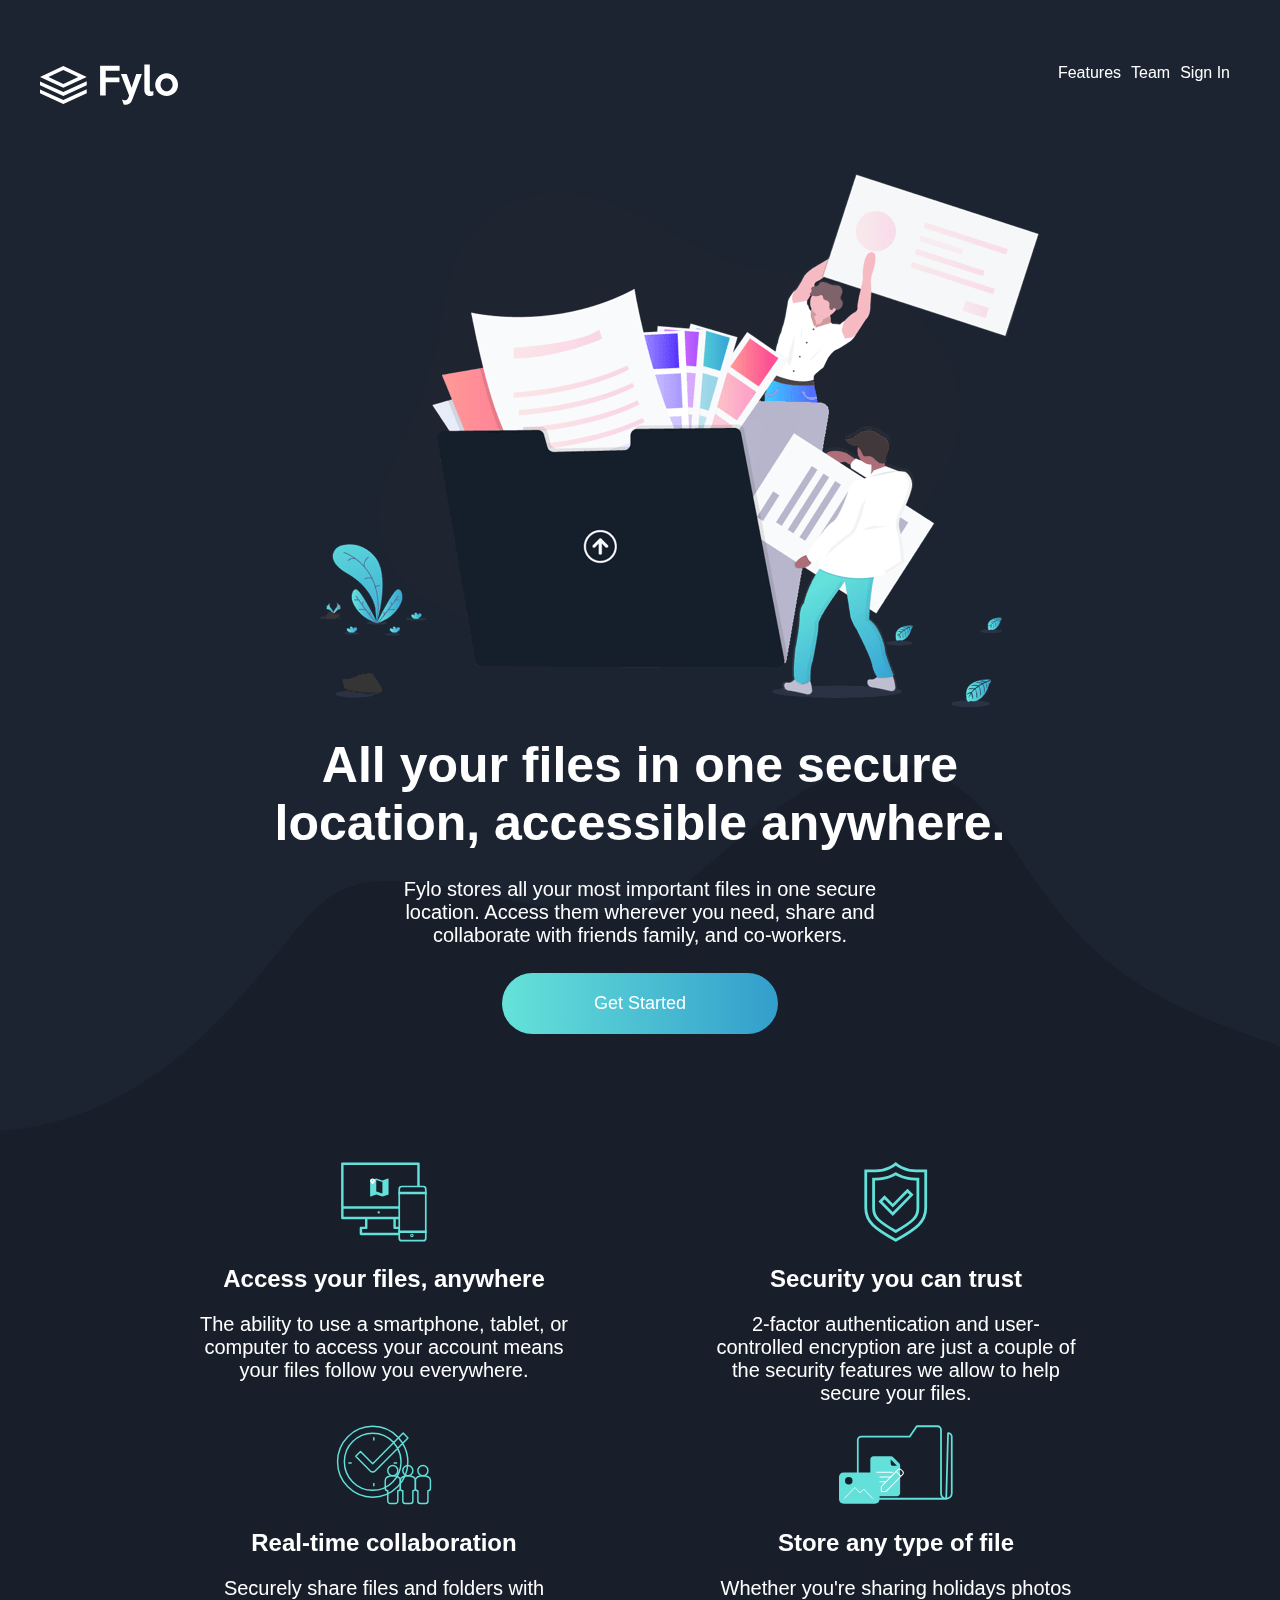
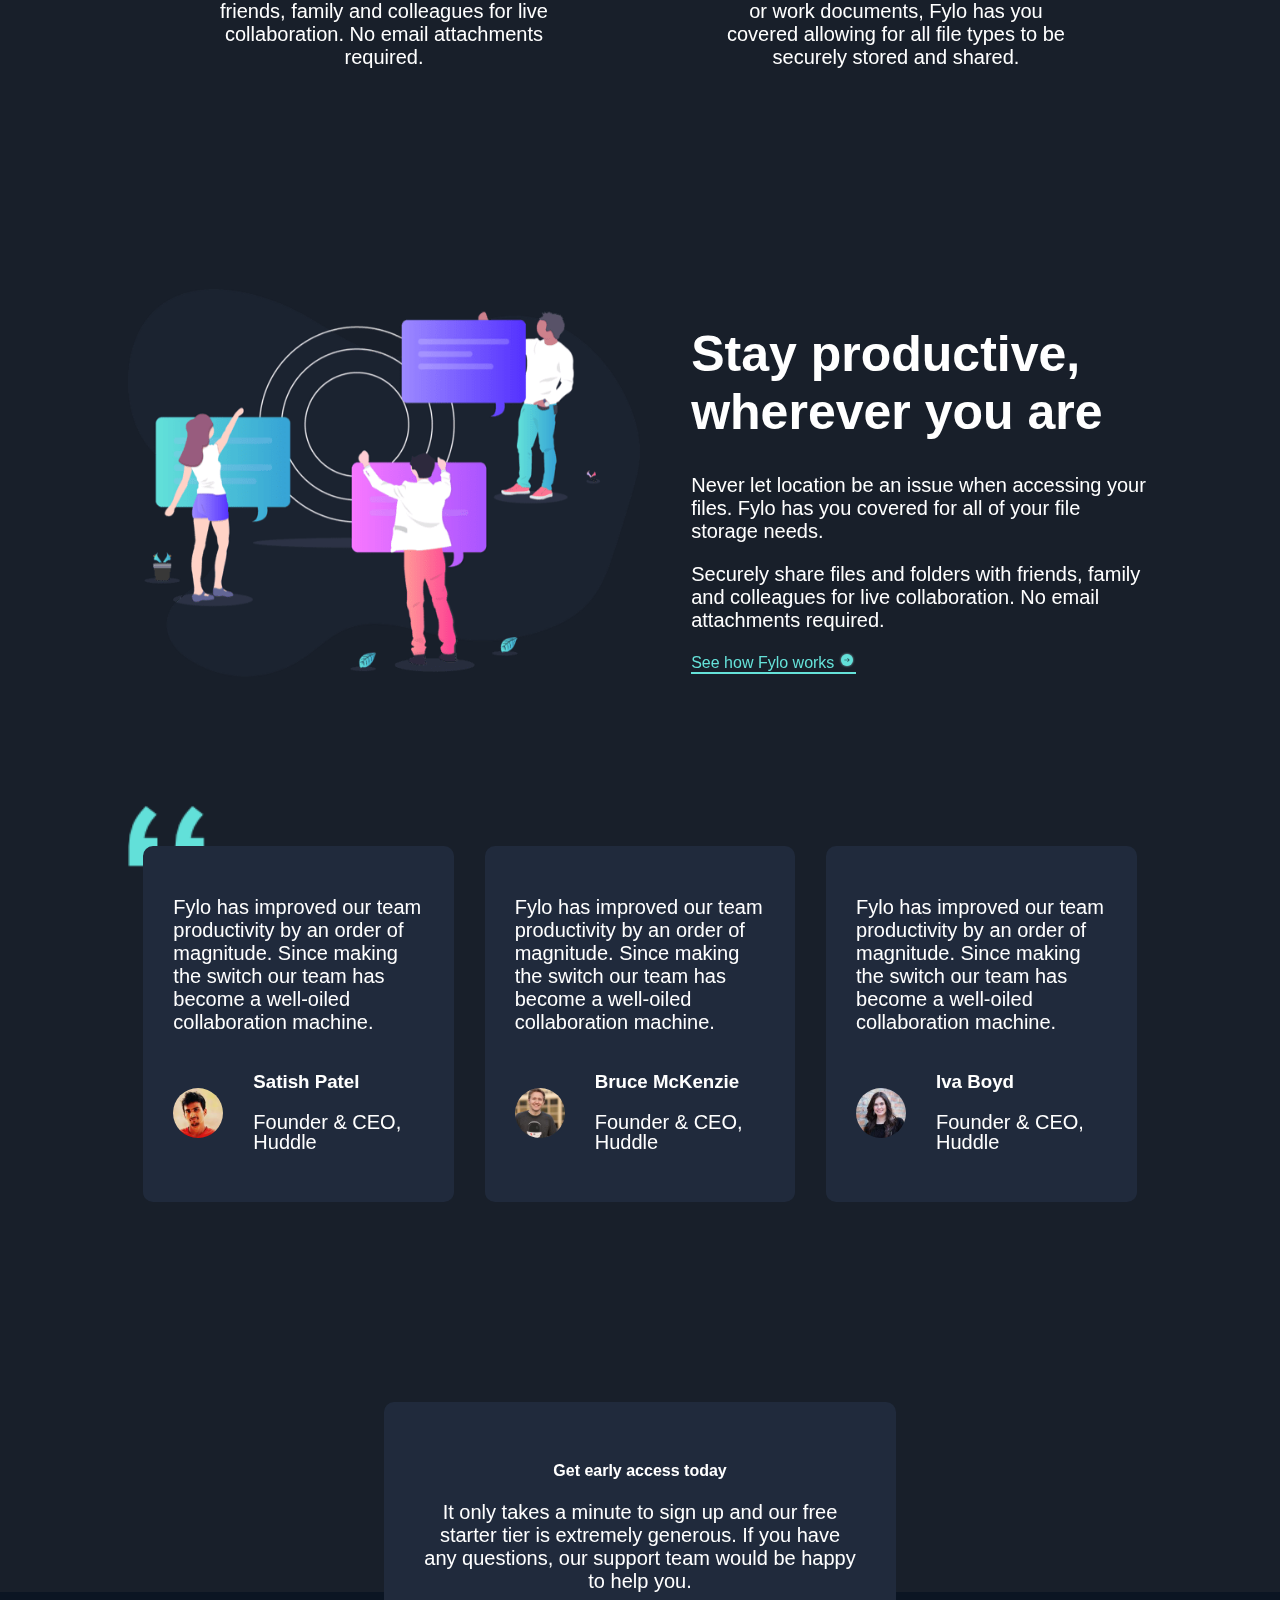
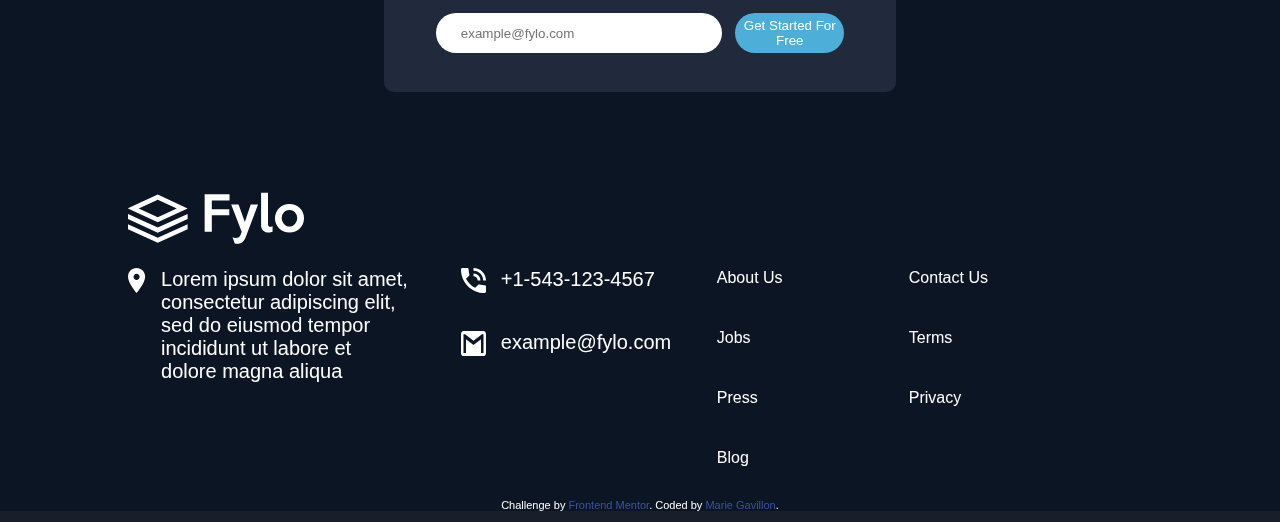
<file: index.html>
<!DOCTYPE html>
<html lang="en">
<head>
  <meta charset="UTF-8">
  <meta name="viewport" content="width=device-width, initial-scale=1.0"> <!-- displays site properly based on user's device -->
  <title>Frontend Mentor | Fylo landing page with dark theme and features grid</title>

  <link rel="icon" type="image/png" sizes="32x32" href="./images/favicon-32x32.png">
  <link href="https://fonts.googleapis.com/css2?family=Public+Sans:wght@400;700&display=swap" rel="stylesheet">
  <link href="https://fonts.googleapis.com/css2?family=Raleway:wght@400;700&display=swap" rel="stylesheet">
  <link rel="stylesheet" href="./main.css">  
  <style>
    .attribution { font-size: 11px; text-align: center; }
    .attribution a { color: hsl(228, 45%, 44%); }
  </style>
</head>
<body>
  <header>
      <a href="">
        <img class= "first-logo" src = "./images/logo.svg" alt="">
      </a>
    <nav>
        <a href="">Features</a>
        <a href="">Team</a>
        <a href="">Sign In</a>
    </nav>

  </header>
  <main>
    <div class="box-intro">
        <img src = "images/illustration-intro.png" alt="">

        <h1>All your files in one secure location, accessible anywhere.</h1>
        <p>
          Fylo stores all your most important files in one secure location. Access them wherever 
          you need, share and collaborate with friends family, and co-workers.
        </p>
        <button>Get Started</button>
    </div>

    <div class="box-grid">
      <div class="item">
        <img src="./images/icon-access-anywhere.svg" alt="">
        <h2>Access your files, anywhere</h2>
        <p>
          The ability to use a smartphone, tablet, or computer to access your account means your 
          files follow you everywhere.
        </p>
      </div>
      <div class="item">
        <img src="./images/icon-security.svg" alt="">
        <h2>Security you can trust</h2>
        <p>
          2-factor authentication and user-controlled encryption are just a couple of the security 
          features we allow to help secure your files.
        </p>
      </div>
      <div class="item">
        <img src="./images/icon-collaboration.svg" alt="">
        <h2>Real-time collaboration</h2>
        <p>
          Securely share files and folders with friends, family and colleagues for live collaboration. 
          No email attachments required.
        </p>
      </div>
      <div class="item">
        <img src="./images/icon-any-file.svg" alt="">
        <h2>
          Store any type of file
        </h2>
        <p>
          Whether you're sharing holidays photos or work documents, Fylo has you covered allowing for all 
          file types to be securely stored and shared.
        </p>
      </div>
    </div>

    <div class="box-productive">
        <img src="images/illustration-stay-productive.png" alt ="">
        <div class="text">
            <h1>
              Stay productive, wherever you are
            </h1>
            <p>
              Never let location be an issue when accessing your files. Fylo has you covered for all of your file 
              storage needs.
            </p>
            <p>
              Securely share files and folders with friends, family and colleagues for live collaboration. No email 
              attachments required.
            </p>
            <a href="">See how Fylo works
              <img src="./images/icon-arrow.svg" alt ="">
            </a>
            <span></span>
        </div>
    </div>
    <div class="quote-logo">
      <img src="images/bg-quotes.png" alt ="">
    </div>

    <div class="box-post">
      <div class="posts">
          <p>
            Fylo has improved our team productivity by an order of magnitude. Since making the switch our team has 
            become a well-oiled collaboration machine.
          </p>
          <div class="profile">
            <img src="images/profile-1.jpg" alt ="">
            <div class="profile-text">
              <h3>
                Satish Patel
              </h3>
              <p>
                Founder & CEO, Huddle
              </p>
            </div>
          </div>
      </div>

      <div class="posts">
        <p>
          Fylo has improved our team productivity by an order of magnitude. Since making the switch our team has 
          become a well-oiled collaboration machine.
        </p>
        <div class="profile">
          <img src="images/profile-2.jpg" alt ="">
          <div class="profile-text">
            <h3>
              Bruce McKenzie
            </h3>
            <p>
              Founder & CEO, Huddle
            </p>
          </div>
        </div>
      </div>

      <div class="posts">
        <p>
          Fylo has improved our team productivity by an order of magnitude. Since making the switch our team has 
          become a well-oiled collaboration machine.
        </p>
        <div class="profile">
          <img src="images/profile-3.jpg" alt ="">
          <div class="profile-text">
            <h3>
              Iva Boyd
            </h3>
            <p>
              Founder & CEO, Huddle
            </p>
          </div>
        </div>
      </div>
    </div>

    <div class="box-subscribe">
      <h4>
        Get early access today
      </h4>
      <p>
        It only takes a minute to sign up and our free starter tier is extremely generous. If you have any 
        questions, our support team would be happy to help you.
      </p>
      <form>
        <input
          type="email"
          name="label element"
          id="form"
          placeholder="example@fylo.com"
        />
        <button>Get Started For Free</button>
      </form>
    </div>
  </main>
  <footer>
    <div class="footer-box">
      <img class = "footer-logo" src="./images/logo.svg" alt ="">
      <div class="footer-content">
        <div class="first-footer">
          <img src="images/icon-location.svg" alt="">
          <p>
            Lorem ipsum dolor sit amet, consectetur adipiscing elit, sed do eiusmod tempor incididunt ut labore et 
            dolore magna aliqua
          </p>
        </div>
        <div class="contact">
          <div class="icon-text">
            <img src="images/icon-phone.svg" alt="">
            <p>
              +1-543-123-4567
            </p>
          </div>
          <div class="icon-text">
            <img src="images/icon-email.svg" alt="">
            <p>
              example@fylo.com
            </p>
          </div>
        </div>
        <div class="list-link">
          <ul>
            <li><a>About Us</a></li>
            <li><a>Jobs</a></li>
            <li><a>Press</a></li>
            <li><a>Blog</a></li>
          </ul>
        </div>
        <div class="list-link">
          <ul>
            <li><a>Contact Us</a></li>
            <li><a>Terms</a></li>
            <li><a>Privacy</a></li>
          </ul>
        </div>
        <div class="social-media">
          
        </div>
      </div>
      <p class="attribution">
        Challenge by <a href="https://www.frontendmentor.io?ref=challenge" target="_blank">Frontend Mentor</a>. 
        Coded by <a href="#">Marie Gavillon</a>.
      </p>
    </div>

  </footer>
  <script src ="./js/script.js"></script>
</body>
</html>
</file>
<file: main.css>
@import "./_globals.css";

h1{
    font-size: 50px;
}

p{
    font-size: 20px;
}

body{
    background-color: hsl(218, 28%, 13%);
}

header{
    background-color: hsl(217, 28%, 15%);
    display: flex;
    justify-content: space-between;
    padding: 5% 40px 5% 40px;
    box-sizing: border-box;
}

.first-logo {
    width: 90%;
    display: inline-block;
    overflow: hidden;
}

nav{
    display: flex;
    text-align: right;
    width: 100%;
    justify-content: flex-end;
}

nav a{
    display: block;
    width: auto;
    margin: 0 10px 0 0;
}

.box-intro{
    background-color: hsl(217, 28%, 15%);
    background-image: url("./images/bg-curvy-desktop.svg");
    background-repeat: no-repeat;
    background-size: contain;
    background-position: bottom;
    padding: 0 0 10% 0;
    text-align: center;
}

.box-intro p{
    margin: 0 30% 2% 30%;
}

.box-intro img{
    margin: 0% 25% 2% 25%;
    width: auto;
    height: auto;
}

.box-intro h1{
    margin: 0% 20% 2% 20%;

}

button {
    display: inline-block;
    border: none;
    border-radius: 32px;
    color: #FFF;
    cursor: pointer;    
}

.box-intro button{
    padding: 20px 92px;
    background: linear-gradient(90deg, rgb(101, 226, 217) 0%, rgb(51, 158, 204) 100%);
    font-size: 18px;
}

.box-grid{
    display: flex;
    flex-direction: row;
    align-items: top;
    text-align: center;
    flex-wrap: wrap;
    margin: 0 10% 0 10%;

}

.box-grid img{
    height: 80px;
    width: auto;
}

.item{
    width: 36%;
    padding: 0% 7% 0 7%;
}

.box-productive{
    display: flex;
    padding: 200px 10% 0 10%;
    align-items: center;
}

.box-productive > *{
    width: 50%;
}
.text{
    margin: 0 0 0 5%;
}

.box-productive a{
    color: hsl(176, 68%, 64%);
}

.box-productive span{
    display: block;
    width : 165px;
    height: 2px;
    background-color:hsl(176, 68%, 64%);
}


.box-post{
    margin: 0 10% 200px 10%;
    display: flex;
    flex-direction: row;
}

.quote-logo img{
    width: 6%;
    height: auto;
    margin: 10% 5% -2% 10%;
}

.posts{
    box-sizing: border-box;
    box-shadow: hsl(218, 28%, 13%);
    margin: 0 1.5%;
    background-color: hsl(219, 30%, 18%);
    width: 33%;  
    border: 30px solid hsl(219, 30%, 18%);
    border-radius: 10px;
}

.profile{
    align-items: center;
    display: flex;
}

.profile img{
    border-radius: 50%;
    width: 50px;
    height: 50px;
}

.profile-text{
    margin: 0 0 0 30px;
    line-height: 20px;

}

.box-subscribe{
    display: inline-block;
    z-index: 2;  
    margin: 0 30% 0 30%;
    padding: 3%;
    background-color: hsl(219, 30%, 18%);
    text-align: center;
    border-radius: 10px;
}

form{
    display: flex;
    justify-content: space-evenly;
}

form input{
    border: none;
    width: 60%;
    height: 40px;
    border-radius: 32px;
    padding: 0 0 0 25px;
}

form button{
    width: 25%;
    height: 40px;
    mix-blend-mode: screen;
    background: rgb(101, 226, 217);
    background: rgb(51, 158, 204);
    border-radius: 32px;
}

.footer-box{
    z-index: -1;
    background-color: hsl(216, 53%, 9%);
    margin: -100px 0 0 0;
}

.footer-logo{
    margin: 200px 10% 0 10%;
}

.footer-content{
    display: flex;
    flex-direction:row;
    margin: 0 10% 0 10%;
}

.footer-content img{
    display: block;
    width: 25px;
    height: 25px;
    margin: 20px 15px 0 0;
}

.footer-content > *{
    margin: 0 5% 0 0;
}

.first-footer{
    display: flex;
    width: 30%;
    align-self: flex-start;
    justify-content: flex-start;

}

.contact{
    width: 20%;
}

.icon-text{
    display: flex;
}

.list-link{
    line-height: 60px;
    width: 15%;
}

@media screen and (max-width: 1000px) {
    
    main > .box-intro,.box-grid,.box-productive{
        flex-direction: column;
        padding: 0 10% 0 10%;
        margin:0;
    }
    .box-post{
        flex-direction: column;
        padding: 0 15% 0 15%;
        margin:0;
    }

    .box-subscribe{
        flex-direction: column;
        padding: 5%;
        margin: 0 10% 0 10%;
    }

    main > :not(.quote-logo) > :not(button){
        width: 100%;
        height:auto;
        padding: 0;
        margin: 0 0 15% 0;
    }

    .box-intro button {
        margin: 0 0 15% 0;
    }

    .quote-logo img{
        width: 7%;
        margin: 10% 5% -3% 13%;
    }

    form input {
        padding: 0 0 0 5%;
        margin: 0 3% 3% 0;
        width: 85%;
    }

    form button{
        padding: 0;
        margin: 0 0 3% 0;
        width: 90%;
    }

    .footer-content{
        flex-direction: column;
        flex-wrap: wrap;
        margin: 0 10% 10% 10%;
        padding:0;
    
    }
    .footer-content > :not(nothing){
        width: 100%;
        margin: 0 0 10% 0;
        padding: 0;
    }

}
</file>
